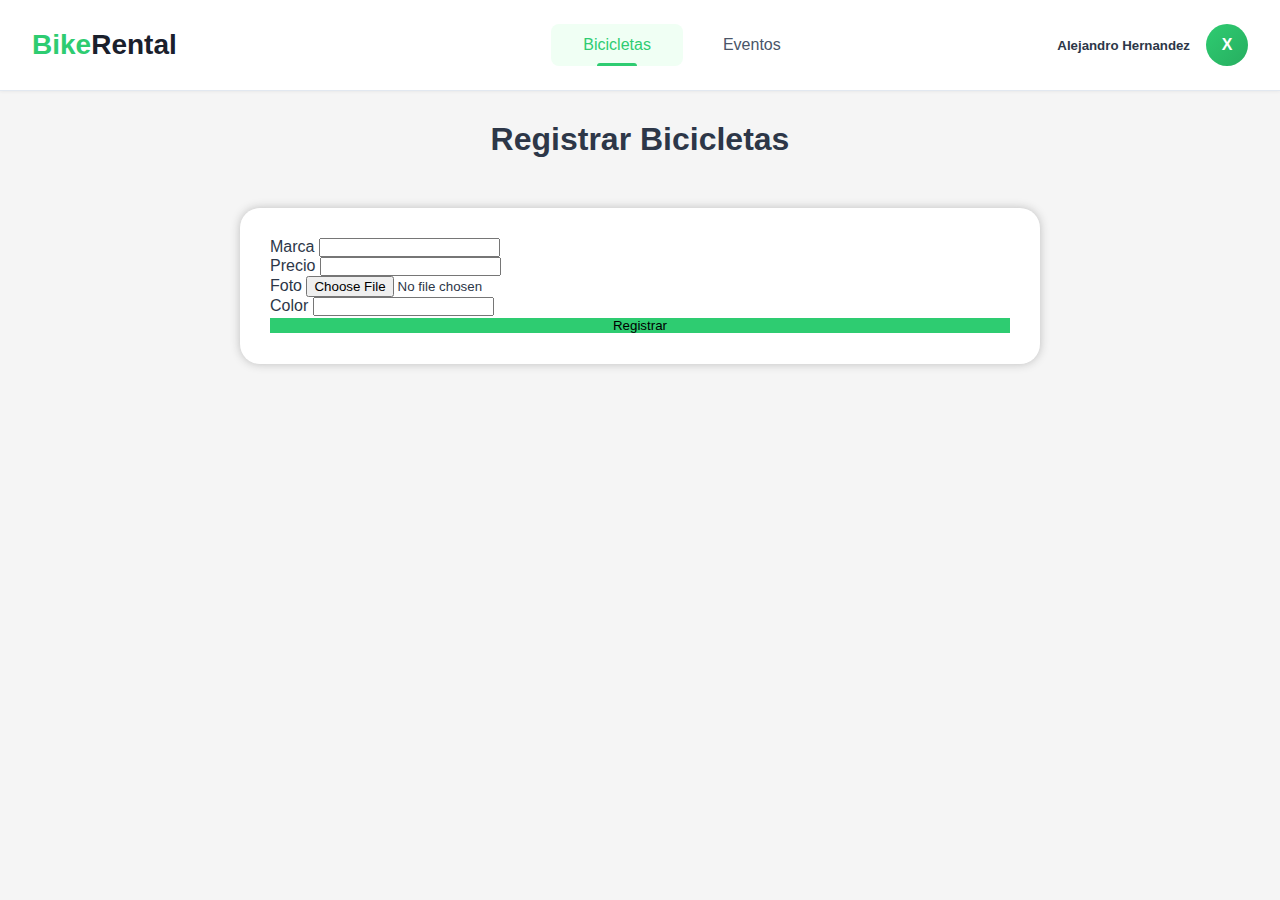
<file: views/admin/agregarBicicletaAdmin.html>
<!DOCTYPE html>
<html lang="en">
<head>
    <meta charset="UTF-8">
    <meta name="viewport" content="width=device-width, initial-scale=1.0">
    <title>Document</title>
    <link href="https://cdn.jsdelivr.net/npm/bootstrap@5.3.8/dist/css/bootstrap.min.css" rel="stylesheet" integrity="sha384-sRIl4kxILFvY47J16cr9ZwB07vP4J8+LH7qKQnuqkuIAvNWLzeN8tE5YBujZqJLB" crossorigin="anonymous">
    <link rel="stylesheet" href="../../public/assets/admin/agregar.css">
</head>
<body>

     <header class="header evento">
        <div class="header-container">
            <div class="logo">
                <span>Bike</span>Rental
            </div>
            <nav class="nav-tabs bicicleta">
                <a href="dashboardAdmin.html" class="nav-tab active">Bicicletas</a>
                <a href="dashboardAdminEvento.html" class="nav-tab">Eventos</a>
            </nav>
            <div class="user-menu">
                <h5>Alejandro Hernandez</h5>
                <div class="user-avatar"><a href="">X</a></div>
            </div>
        </div>
        </header>

        <main>
            <div class="container">

                <h1>Registrar Bicicletas</h1>
                
        <form class="registrar">
            <div class="mb-3">
                <label for="exampleInputEmail1" class="form-label">Marca</label>
                <input type="text" class="form-control" id="exampleInputEmail1" aria-describedby="emailHelp">
               
            </div>

            <div class="mb-3">
                <label for="exampleInputPassword1" class="form-label">Precio</label>
                <input type="number" class="form-control" id="exampleInputPassword1">
            </div>

            <div class="mb-3">
                <label for="exampleInputPassword1" class="form-label">Foto</label>
                <input type="file" class="form-control" id="exampleInputPassword1">
            </div>

            <div class="mb-3">
                <label for="exampleInputPassword1" class="form-label">Color</label>
                <input type="text" class="form-control" id="exampleInputPassword1">
            </div>
           
            <button type="submit" class="btn btn-primary">Registrar</button>
        </form>
            </div>
        </main>

  


    <script src="https://cdn.jsdelivr.net/npm/bootstrap@5.3.8/dist/js/bootstrap.bundle.min.js" integrity="sha384-FKyoEForCGlyvwx9Hj09JcYn3nv7wiPVlz7YYwJrWVcXK/BmnVDxM+D2scQbITxI" crossorigin="anonymous"></script>
</body>
</html>
</file>
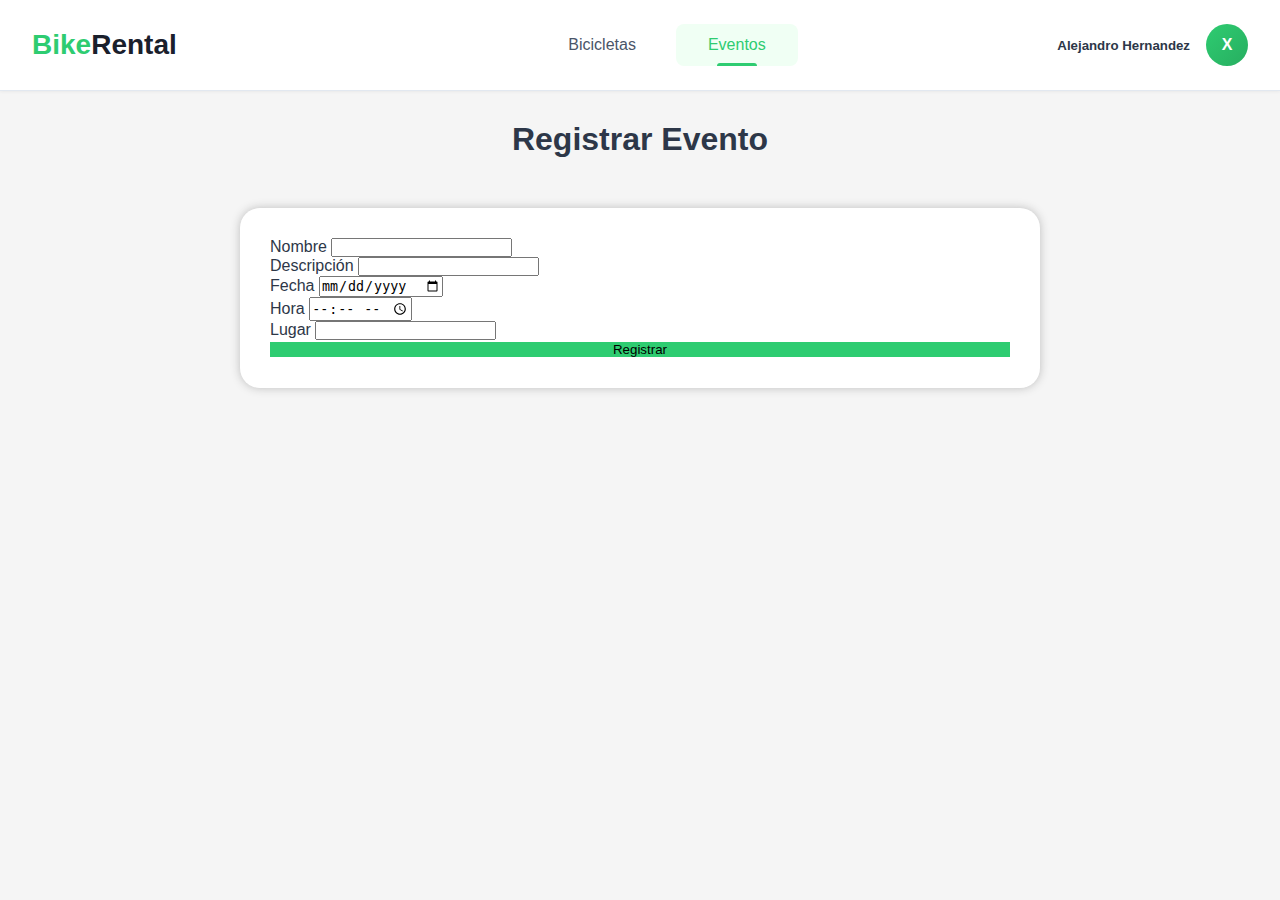
<file: views/admin/agregrarEventoAdmin.html>
<!DOCTYPE html>
<html lang="en">
<head>
    <meta charset="UTF-8">
    <meta name="viewport" content="width=device-width, initial-scale=1.0">
    <title>Document</title>
    <link href="https://cdn.jsdelivr.net/npm/bootstrap@5.3.8/dist/css/bootstrap.min.css" rel="stylesheet" integrity="sha384-sRIl4kxILFvY47J16cr9ZwB07vP4J8+LH7qKQnuqkuIAvNWLzeN8tE5YBujZqJLB" crossorigin="anonymous">
    <link rel="stylesheet" href="../../public/assets/admin/agregar.css">
</head>
<body>

     <header class="header evento">
        <div class="header-container">
            <div class="logo">
                <span>Bike</span>Rental
            </div>
            <nav class="nav-tabs">
                <a href="dashboardAdmin.html" class="nav-tab">Bicicletas</a>
                <a href="dashboardAdminEvento.html" class="nav-tab active">Eventos</a>
            </nav>
            <div class="user-menu">
                <h5>Alejandro Hernandez</h5>
                <div class="user-avatar"><a href="">X</a></div>
            </div>
        </div>
        </header>

        <main>
            <div class="container">

                <h1>Registrar Evento</h1>
                
        <form class="registrar">
            <div class="mb-3">
                <label for="exampleInputEmail1" class="form-label">Nombre</label>
                <input type="text" class="form-control" id="exampleInputEmail1" aria-describedby="emailHelp">
               
            </div>

            <div class="mb-3">
                <label for="exampleInputPassword1" class="form-label">Descripción</label>
                <input type="number" class="form-control" id="exampleInputPassword1">
            </div>

            <div class="mb-3">
                <label for="exampleInputPassword1" class="form-label">Fecha</label>
                <input type="date" class="form-control" id="exampleInputPassword1">
            </div>

            <div class="mb-3">
                <label for="exampleInputPassword1" class="form-label">Hora</label>
                <input type="time" class="form-control" id="exampleInputPassword1">
            </div>

            <div class="mb-3">
                <label for="exampleInputPassword1" class="form-label">Lugar</label>
                <input type="text" class="form-control" id="exampleInputPassword1">
            </div>
           
            <button type="submit" class="btn btn-primary">Registrar</button>
        </form>
            </div>
        </main>

  


    <script src="https://cdn.jsdelivr.net/npm/bootstrap@5.3.8/dist/js/bootstrap.bundle.min.js" integrity="sha384-FKyoEForCGlyvwx9Hj09JcYn3nv7wiPVlz7YYwJrWVcXK/BmnVDxM+D2scQbITxI" crossorigin="anonymous"></script>
</body>
</html>
</file>
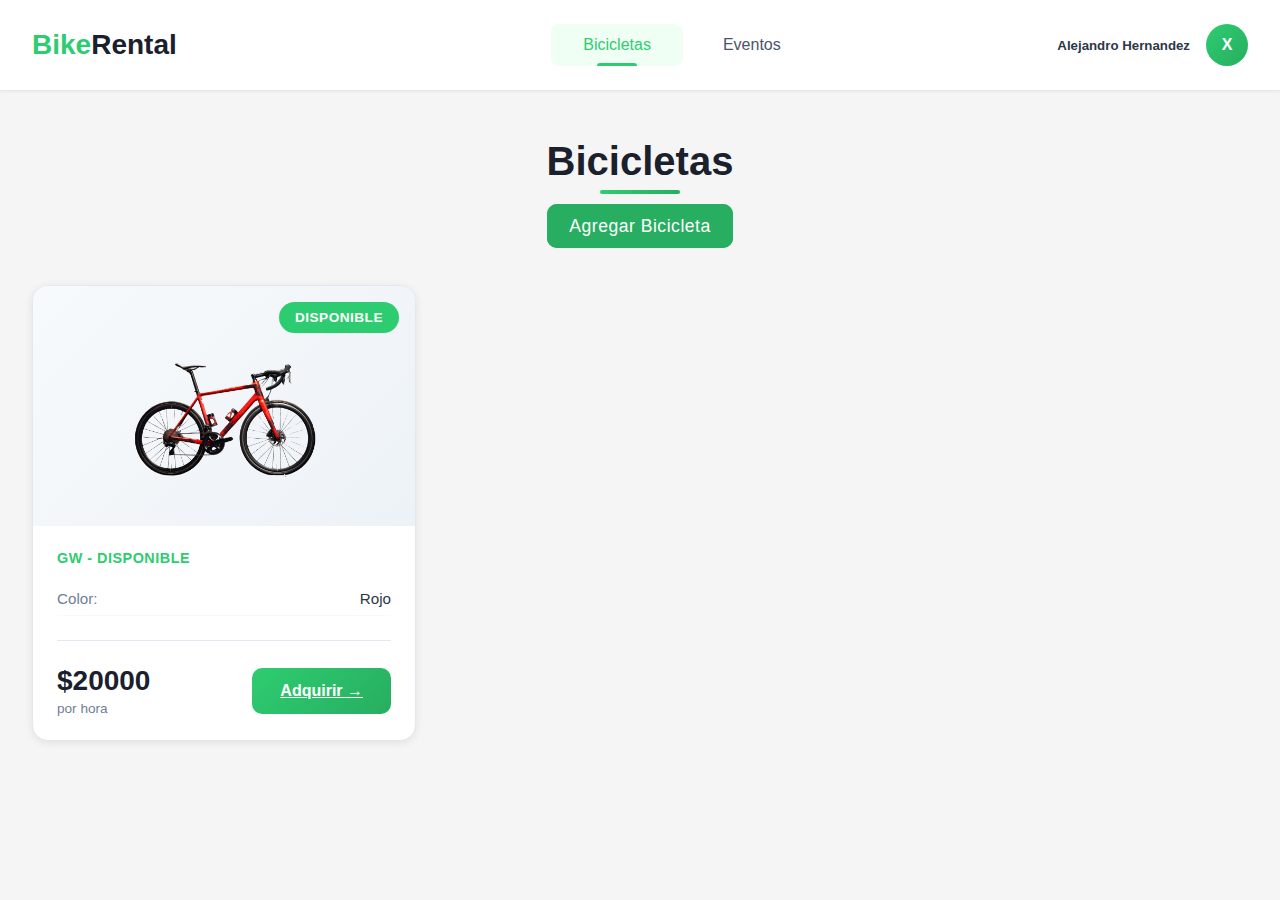
<file: views/admin/dashboardAdmin.html>
<!DOCTYPE html>
<html lang="en">
<head>
    <meta charset="UTF-8">
    <meta name="viewport" content="width=device-width, initial-scale=1.0">
    <title>Document</title>
    <link href="https://cdn.jsdelivr.net/npm/bootstrap@5.3.8/dist/css/bootstrap.min.css" rel="stylesheet" integrity="sha384-sRIl4kxILFvY47J16cr9ZwB07vP4J8+LH7qKQnuqkuIAvNWLzeN8tE5YBujZqJLB" crossorigin="anonymous">
    <link rel="stylesheet" href="../../public/assets/admin/styles.css">
</head>
<body>

     <header class="header">
        <div class="header-container">
            <div class="logo">
                <span>Bike</span>Rental
            </div>
            <nav class="nav-tabs bicicleta">
                <a href="dashboardAdmin.html" class="nav-tab active">Bicicletas</a>
                <a href="dashboardAdminEvento.html" class="nav-tab">Eventos</a>
            </nav>
            <div class="user-menu">
                <h5>Alejandro Hernandez</h5>
                <div class="user-avatar"><a href="">X</a></div>
            </div>
        </div>
    </header>

    <main class="main-container">
       <div class="container">
         <div id="bikes" class="tab-content active">
            <div class="section-header">
                <h1 class="section-title">Bicicletas</h1>
                <p class="section-subtitle"><a class="agregar" href="agregarBicicletaAdmin.html">Agregar Bicicleta</a></p>
            </div>

            <div class="bikes-grid">
                <div class="bike-card">
                    <div class="bike-image-container">
                        <span class="status-badge status-disponible">Disponible</span>
                        <img src="../../public/assets/landing/img/cicla.png" alt="Bicicleta">
                    </div>
                    <div class="bike-content">
                        <div class="bike-model">GW - Disponible</div>
                        <div class="bike-details">
                            <div class="bike-detail-item">
                                <span class="bike-detail-label">Color:</span>
                                <span class="bike-detail-value">Rojo</span>
                            </div>
                        </div>
                        <div class="bike-footer">
                            <div>
                                <div class="bike-price">$20000</div>
                                <span class="price-label">por hora</span>
                            </div>
                            <a href="#modal-rental" class="btn btn-primary">
                                Adquirir →
                            </a>
                        </div>
                    </div>
                </div>
       </div>

    </main>


    <script src="https://cdn.jsdelivr.net/npm/bootstrap@5.3.8/dist/js/bootstrap.bundle.min.js" integrity="sha384-FKyoEForCGlyvwx9Hj09JcYn3nv7wiPVlz7YYwJrWVcXK/BmnVDxM+D2scQbITxI" crossorigin="anonymous"></script>
</body>
</html>
</file>
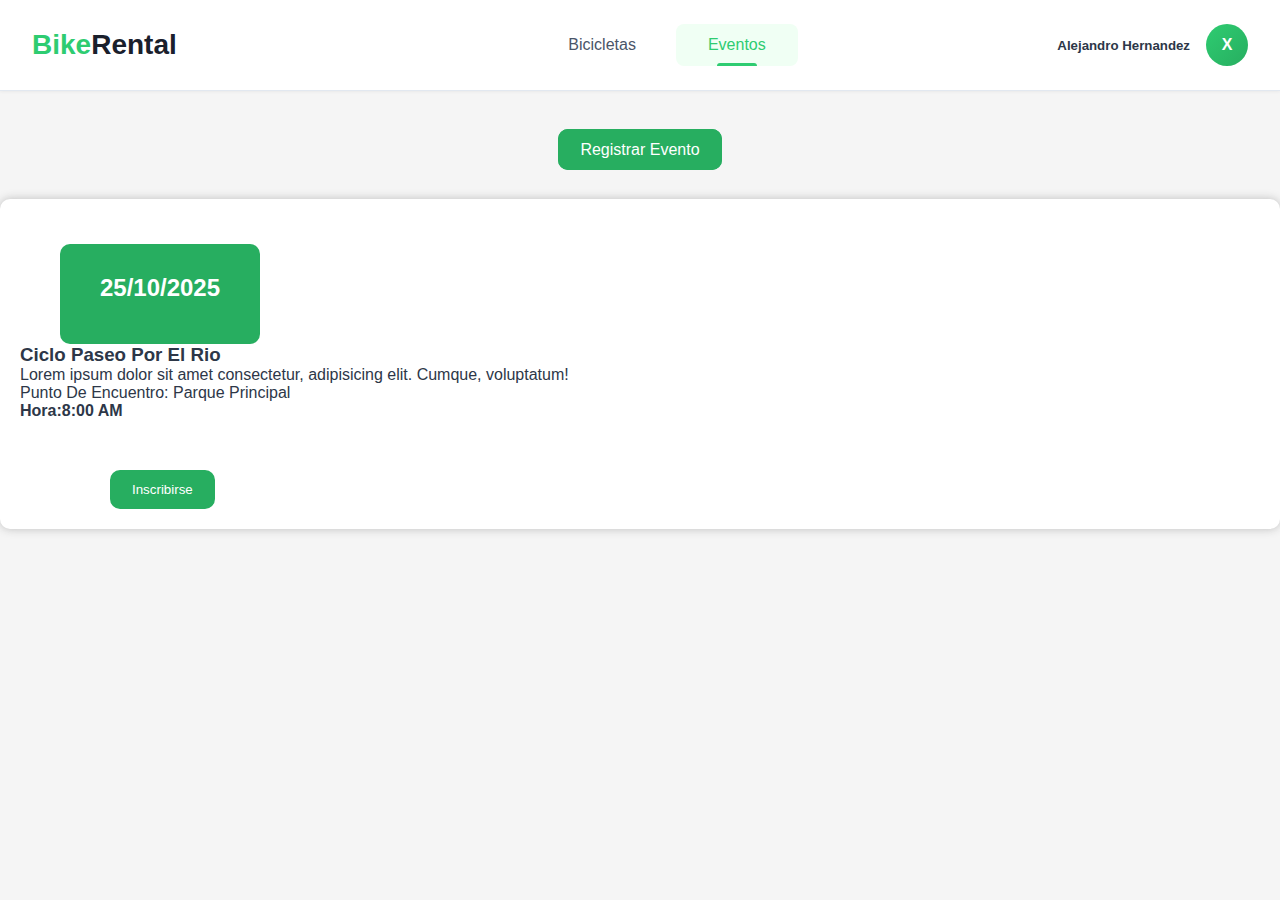
<file: views/admin/dashboardAdminEvento.html>
<!DOCTYPE html>
<html lang="en">
<head>
    <meta charset="UTF-8">
    <meta name="viewport" content="width=device-width, initial-scale=1.0">
    <title>Document</title>
    <link href="https://cdn.jsdelivr.net/npm/bootstrap@5.3.8/dist/css/bootstrap.min.css" rel="stylesheet" integrity="sha384-sRIl4kxILFvY47J16cr9ZwB07vP4J8+LH7qKQnuqkuIAvNWLzeN8tE5YBujZqJLB" crossorigin="anonymous">
    <link rel="stylesheet" href="../../public/assets/admin/styles.css">
</head>
<body>

     <header class="header evento">
        <div class="header-container">
            <div class="logo">
                <span>Bike</span>Rental
            </div>
            <nav class="nav-tabs">
                <a href="dashboardAdmin.html" class="nav-tab">Bicicletas</a>
                <a href="dashboardAdminEvento.html" class="nav-tab active">Eventos</a>
            </nav>
            <div class="user-menu">
                <h5>Alejandro Hernandez</h5>
                <div class="user-avatar"><a href="">X</a></div>
            </div>
        </div>
    </header>
        <div class="evento">
            <a class="evento" href="agregrarEventoAdmin.html">Registrar Evento</a>
        </div>
    <div class="container">
        
        <div class="row eventos">
            <div class="col-md-3">
                <div class="fecha">
                    <h2>25/10/2025</h2>
                </div>
            </div>
            <div class="col-md-6">
                <h3>Ciclo Paseo Por El Rio</h3>
                <p>Lorem ipsum dolor sit amet consectetur, adipisicing elit. Cumque, voluptatum!</p>
                <p>Punto De Encuentro: Parque Principal</p>
                <h4>Hora:8:00 AM</h4>
            </div>
            <div class="col-md-3">
                <button>Inscribirse</button>
            </div>
        </div>
    </div>

  


    <script src="https://cdn.jsdelivr.net/npm/bootstrap@5.3.8/dist/js/bootstrap.bundle.min.js" integrity="sha384-FKyoEForCGlyvwx9Hj09JcYn3nv7wiPVlz7YYwJrWVcXK/BmnVDxM+D2scQbITxI" crossorigin="anonymous"></script>
</body>
</html>
</file>
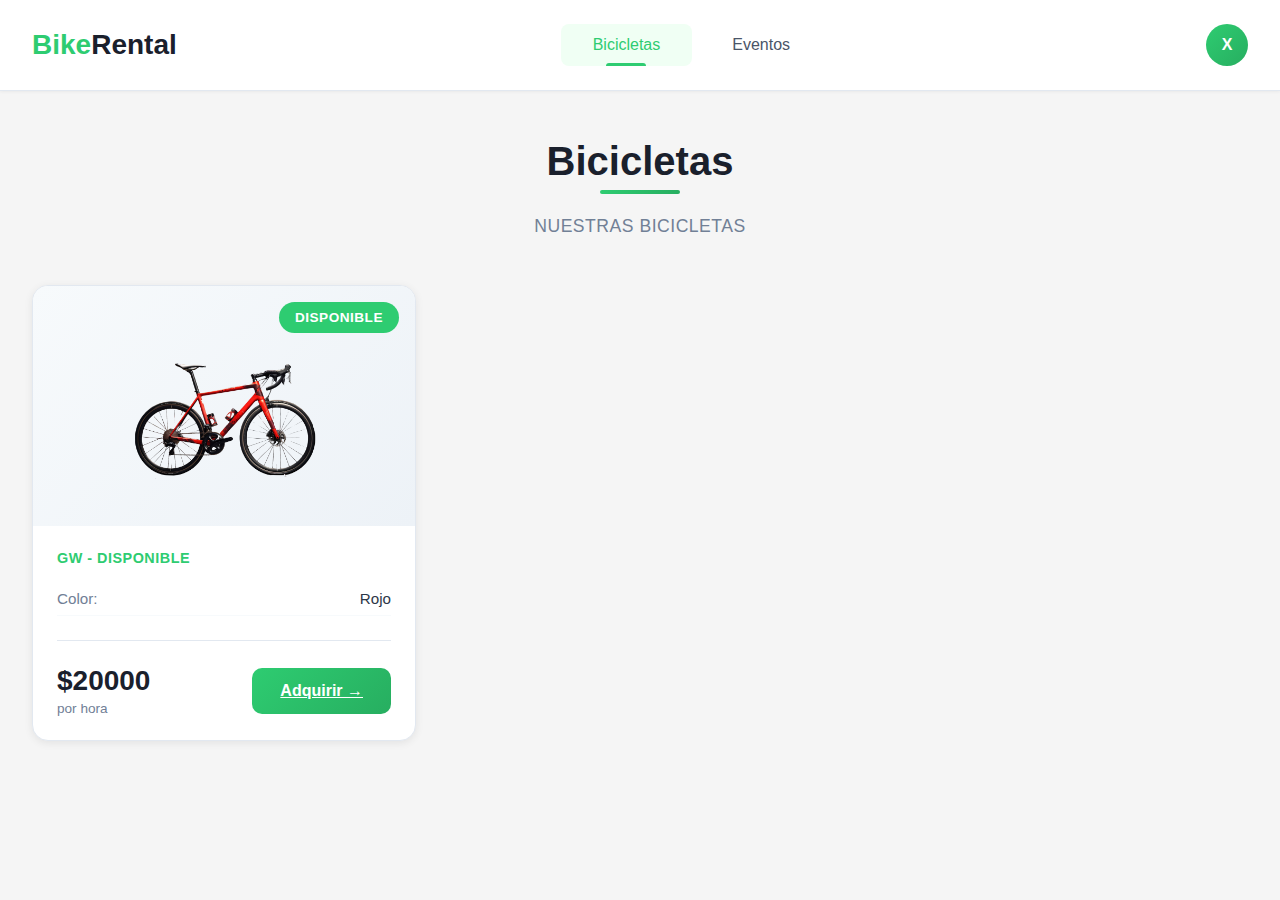
<file: views/cliente/dashboardCliente.html>
<!DOCTYPE html>
<html lang="en">
<head>
    <meta charset="UTF-8">
    <meta name="viewport" content="width=device-width, initial-scale=1.0">
    <title>Document</title>
    <link href="https://cdn.jsdelivr.net/npm/bootstrap@5.3.8/dist/css/bootstrap.min.css" rel="stylesheet" integrity="sha384-sRIl4kxILFvY47J16cr9ZwB07vP4J8+LH7qKQnuqkuIAvNWLzeN8tE5YBujZqJLB" crossorigin="anonymous">
    <link rel="stylesheet" href="../../public/assets/cliente/styles.css">
</head>
<body>

     <header class="header">
        <div class="header-container">
            <div class="logo">
                <span>Bike</span>Rental
            </div>
            <nav class="nav-tabs">
                <a href="dashboardCliente.html" class="nav-tab active">Bicicletas</a>
                <a href="dashboardClienteEvento.html" class="nav-tab">Eventos</a>
            </nav>
            <div class="user-menu">
                <div class="user-avatar"><a href="">X</a></div>
            </div>
        </div>
    </header>

    <main class="main-container">
        <div id="bikes" class="tab-content active">
            <div class="section-header">
                <h1 class="section-title">Bicicletas</h1>
                <p class="section-subtitle">NUESTRAS BICICLETAS</p>
            </div>

            <div class="bikes-grid">
                <div class="bike-card">
                    <div class="bike-image-container">
                        <span class="status-badge status-disponible">Disponible</span>
                        <img src="../../public/assets/landing/img/cicla.png" alt="Bicicleta">
                    </div>
                    <div class="bike-content">
                        <div class="bike-model">GW - Disponible</div>
                        <div class="bike-details">
                            <div class="bike-detail-item">
                                <span class="bike-detail-label">Color:</span>
                                <span class="bike-detail-value">Rojo</span>
                            </div>
                        </div>
                        <div class="bike-footer">
                            <div>
                                <div class="bike-price">$20000</div>
                                <span class="price-label">por hora</span>
                            </div>
                            <a href="#modal-rental" class="btn btn-primary">
                                Adquirir →
                            </a>
                        </div>
                    </div>
                </div>

    </main>


    <script src="https://cdn.jsdelivr.net/npm/bootstrap@5.3.8/dist/js/bootstrap.bundle.min.js" integrity="sha384-FKyoEForCGlyvwx9Hj09JcYn3nv7wiPVlz7YYwJrWVcXK/BmnVDxM+D2scQbITxI" crossorigin="anonymous"></script>
</body>
</html>
</file>
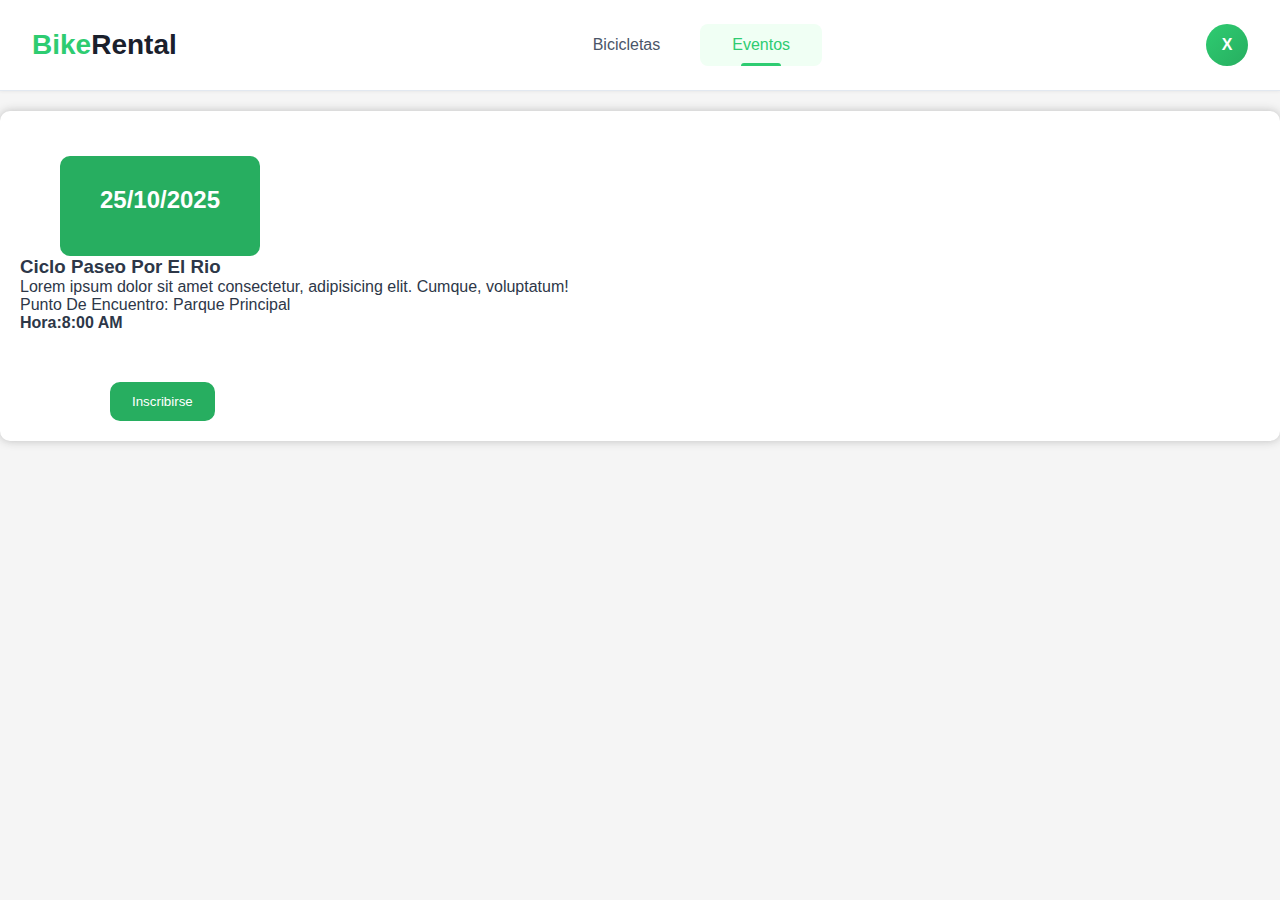
<file: views/cliente/dashboardClienteEvento.html>
<!DOCTYPE html>
<html lang="en">
<head>
    <meta charset="UTF-8">
    <meta name="viewport" content="width=device-width, initial-scale=1.0">
    <title>Document</title>
    <link href="https://cdn.jsdelivr.net/npm/bootstrap@5.3.8/dist/css/bootstrap.min.css" rel="stylesheet" integrity="sha384-sRIl4kxILFvY47J16cr9ZwB07vP4J8+LH7qKQnuqkuIAvNWLzeN8tE5YBujZqJLB" crossorigin="anonymous">
    <link rel="stylesheet" href="../../public/assets/cliente/styles.css">
</head>
<body>

     <header class="header">
        <div class="header-container">
            <div class="logo">
                <span>Bike</span>Rental
            </div>
            <nav class="nav-tabs">
                <a href="dashboardCliente.html" class="nav-tab">Bicicletas</a>
                <a href="dashboardClienteEvento.html" class="nav-tab active">Eventos</a>
            </nav>
            <div class="user-menu">
                <div class="user-avatar"><a href="">X</a></div>
            </div>
        </div>
    </header>
     
    <div class="container">
        <div class="row eventos">
            <div class="col-md-3">
                <div class="fecha">
                    <h2>25/10/2025</h2>
                </div>
            </div>
            <div class="col-md-6">
                <h3>Ciclo Paseo Por El Rio</h3>
                <p>Lorem ipsum dolor sit amet consectetur, adipisicing elit. Cumque, voluptatum!</p>
                <p>Punto De Encuentro: Parque Principal</p>
                <h4>Hora:8:00 AM</h4>
            </div>
            <div class="col-md-3">
                <button>Inscribirse</button>
            </div>
        </div>
    </div>

  


    <script src="https://cdn.jsdelivr.net/npm/bootstrap@5.3.8/dist/js/bootstrap.bundle.min.js" integrity="sha384-FKyoEForCGlyvwx9Hj09JcYn3nv7wiPVlz7YYwJrWVcXK/BmnVDxM+D2scQbITxI" crossorigin="anonymous"></script>
</body>
</html>
</file>
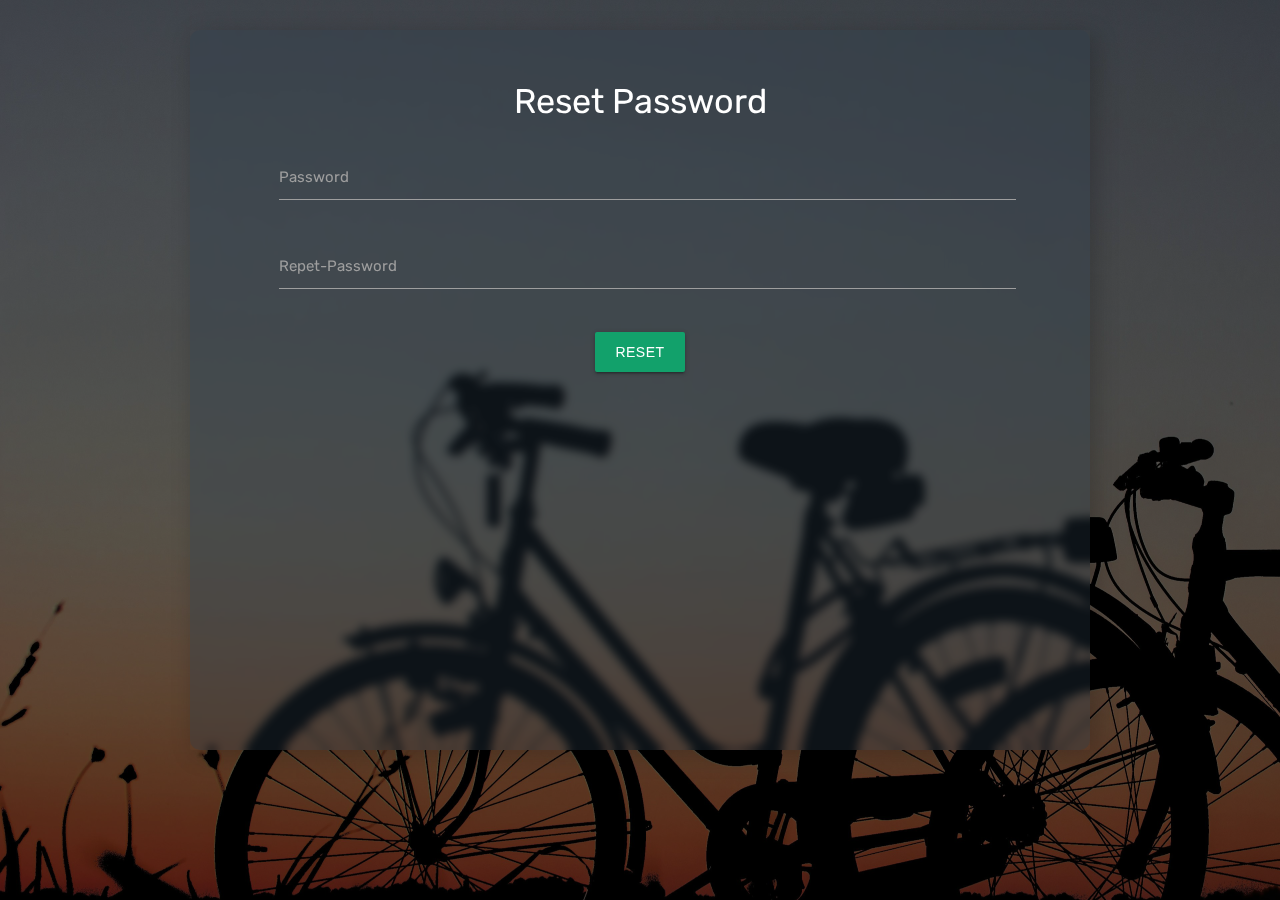
<file: views/extras/ressetPasword.html>
<!DOCTYPE html>
<html lang="en">
<head>
    <meta charset="UTF-8">
    <meta name="viewport" content="width=device-width, initial-scale=1.0">
    <title>Document</title>
    <link href="https://cdnjs.cloudflare.com/ajax/libs/materialize/1.0.0/css/materialize.min.css" rel="stylesheet">



    <link rel="stylesheet" href="../../public/assets/extras/styles.css">
</head>
<body>

      <section id="form">
       
        <form class="col s12">
            <div class="row center-align">
                <h4 class="white-text">Reset Password</h4>
            </div>
            <div class="row">
                <div class="input-field">
                    <input id="email" type="password" class="validate">
                    <label for="email">Password</label>
                </div>
            </div>
            <div class="row">
                <div class="input-field">
                    <input id="password" type="password" class="validate">
                    <label for="password">Repet-Password</label>
                </div>
            </div>
            <div class="row center-align">
                <button class="btn waves-effect waves-light">
                    Reset
                </button>
            </div>
									
            <ul class="animate">
                <li></li>
                <li></li>
                <li></li>
                <li></li>
                <li></li>
                <li></li>
                <li></li>
            </ul>
        </form>
        <form class="col s12" >
            
        </form>
    </section>
    

        <!-- Materialize JS (requiere jQuery) -->
<script src="https://code.jquery.com/jquery-3.6.0.min.js"></script>
<script src="https://cdnjs.cloudflare.com/ajax/libs/materialize/1.0.0/js/materialize.min.js"></script>
</body>
</html>
</file>
<file: public/assets/admin/agregar.css>
* {
margin: 0;
padding: 0;
box-sizing: border-box;
}

body {
font-family: 'Inter', -apple-system, BlinkMacSystemFont, 'Segoe UI', sans-serif;
background: #f5f5f5;
color: #2d3748;
}

.header {
background: white;
border-bottom: 1px solid #e2e8f0;
padding: 1.5rem 0;
position: sticky;
top: 0;
z-index: 100;
box-shadow: 0 1px 3px rgba(0, 0, 0, 0.05);
}

header a{
text-decoration: none;
color: white;
}

.header-container {
max-width: 1400px;
margin: 0 auto;
padding: 0 2rem;
display: flex;
justify-content: space-between;
align-items: center;
}

.logo {
font-size: 1.75rem;
font-weight: 700;
color: #1a202c;
}

.logo span {
color: #2ecc71;
}

.nav-tabs {
display: flex;
gap: 0.5rem;
 margin-left: 100px;   
}

.nav-tabs.bicicleta{
 margin-left: 130px;
}

.nav-tab {
padding: 0.75rem 2rem;
background: transparent;
border: none;
color: #4a5568;
font-size: 1rem;
font-weight: 500;
cursor: pointer;
border-radius: 8px;
transition: all 0.3s ease;
position: relative;
}

.nav-tab:hover {
background: #f7fafc;
color: #2ecc71;
}

.nav-tab.active {
color: #2ecc71;
background: #f0fff4;
}

.nav-tab.active::after {
content: '';
position: absolute;
bottom: 0;
left: 50%;
transform: translateX(-50%);
width: 40px;
height: 3px;
background: #2ecc71;
border-radius: 3px 3px 0 0;
}

.user-menu {
display: flex;
align-items: center;
gap: 1rem;
}

.user-avatar {
width: 42px;
height: 42px;
border-radius: 50%;
background: linear-gradient(135deg, #2ecc71, #27ae60);
display: flex;
align-items: center;
justify-content: center;
color: white;
font-weight: 600;
font-size: 1rem;
}

.container h1{
    text-align: center;
    margin-top: 30px;
}

.container form.registrar{
    box-shadow: 0 0 10px #bdbdbd;
    border-radius: 20px;
    padding: 30px;
    background: white;
    width: 800px;
    margin: 0 auto;
    margin-top: 50px;
}

.container form button{
    background: #2ecc71 !important;
    border: none;
    width: 100%;
}
</file>
<file: public/assets/admin/styles.css>
* {
            margin: 0;
            padding: 0;
            box-sizing: border-box;
        }

        body {
            font-family: 'Inter', -apple-system, BlinkMacSystemFont, 'Segoe UI', sans-serif;
            background: #f5f5f5;
            color: #2d3748;
        }

        .header {
            background: white;
            border-bottom: 1px solid #e2e8f0;
            padding: 1.5rem 0;
            position: sticky;
            top: 0;
            z-index: 100;
            box-shadow: 0 1px 3px rgba(0, 0, 0, 0.05);
        }

        header a{
            text-decoration: none;
            color: white;
        }

        .header-container {
            max-width: 1400px;
            margin: 0 auto;
            padding: 0 2rem;
            display: flex;
            justify-content: space-between;
            align-items: center;
        }

        .logo {
            font-size: 1.75rem;
            font-weight: 700;
            color: #1a202c;
        }

        .logo span {
            color: #2ecc71;
        }

        .nav-tabs {
            display: flex;
            gap: 0.5rem;
            margin-left: 100px;   
        }

        .nav-tabs.bicicleta{
            margin-left: 130px;
        }

        .nav-tab {
            padding: 0.75rem 2rem;
            background: transparent;
            border: none;
            color: #4a5568;
            font-size: 1rem;
            font-weight: 500;
            cursor: pointer;
            border-radius: 8px;
            transition: all 0.3s ease;
            position: relative;
        }

        .nav-tab:hover {
            background: #f7fafc;
            color: #2ecc71;
        }

        .nav-tab.active {
            color: #2ecc71;
            background: #f0fff4;
        }

        .nav-tab.active::after {
            content: '';
            position: absolute;
            bottom: 0;
            left: 50%;
            transform: translateX(-50%);
            width: 40px;
            height: 3px;
            background: #2ecc71;
            border-radius: 3px 3px 0 0;
        }

        .user-menu {
            display: flex;
            align-items: center;
            gap: 1rem;
        }

        .user-avatar {
            width: 42px;
            height: 42px;
            border-radius: 50%;
            background: linear-gradient(135deg, #2ecc71, #27ae60);
            display: flex;
            align-items: center;
            justify-content: center;
            color: white;
            font-weight: 600;
            font-size: 1rem;
        }

        .main-container {
            max-width: 1400px;
            margin: 0 auto;
            padding: 3rem 2rem;
        }

        .section-header {
            text-align: center;
            margin-bottom: 3rem;
        }

        .section-title {
            font-size: 2.5rem;
            font-weight: 700;
            color: #1a202c;
            margin-bottom: 0.5rem;
            position: relative;
            display: inline-block;
        }

        .section-title::after {
            content: '';
            position: absolute;
            bottom: -10px;
            left: 50%;
            transform: translateX(-50%);
            width: 80px;
            height: 4px;
            background: linear-gradient(90deg, #2ecc71, #27ae60);
            border-radius: 2px;
        }

        .section-subtitle {
            font-size: 1.1rem;
            color: #718096;
            margin-top: 1.5rem;
            letter-spacing: 0.5px;
        }

        .tab-content {
            display: none;
        }

        .tab-content.active {
            display: block;
        }

        .bikes-grid {
            display: grid;
            grid-template-columns: repeat(auto-fill, minmax(320px, 1fr));
            gap: 2rem;
        }

        .bike-card {
            background: white;
            border-radius: 16px;
            overflow: hidden;
            box-shadow: 0 2px 8px rgba(0, 0, 0, 0.08);
            transition: all 0.3s ease;
            border: 1px solid #e2e8f0;
        }

        .bike-card:hover {
            transform: translateY(-8px);
            box-shadow: 0 12px 24px rgba(0, 0, 0, 0.12);
        }

        .bike-image-container {
            position: relative;
            width: 100%;
            height: 240px;
            background: linear-gradient(135deg, #f7fafc 0%, #edf2f7 100%);
            display: flex;
            align-items: center;
            justify-content: center;
            padding: 2rem;
        }

        .bike-image-container img {
            max-width: 100%;
            max-height: 100%;
            object-fit: contain;
        }

        .status-badge {
            position: absolute;
            top: 1rem;
            right: 1rem;
            padding: 0.5rem 1rem;
            border-radius: 20px;
            font-size: 0.85rem;
            font-weight: 600;
            text-transform: uppercase;
            letter-spacing: 0.5px;
        }

        .status-disponible {
            background: #2ecc71;
            color: white;
        }

        .status-ocupada {
            background: #e74c3c;
            color: white;
        }

        .bike-content {
            padding: 1.5rem;
        }

        .bike-model {
            font-size: 0.9rem;
            color: #2ecc71;
            font-weight: 600;
            margin-bottom: 0.5rem;
            text-transform: uppercase;
            letter-spacing: 0.5px;
        }

        .bike-details {
            margin: 1rem 0;
        }

        .bike-detail-item {
            display: flex;
            justify-content: space-between;
            padding: 0.5rem 0;
            border-bottom: 1px solid #f7fafc;
            font-size: 0.95rem;
        }

        .bike-detail-label {
            color: #718096;
        }

        .bike-detail-value {
            color: #2d3748;
            font-weight: 500;
        }

        .bike-footer {
            display: flex;
            justify-content: space-between;
            align-items: center;
            margin-top: 1.5rem;
            padding-top: 1.5rem;
            border-top: 1px solid #e2e8f0;
        }

        .bike-price {
            font-size: 1.75rem;
            font-weight: 700;
            color: #1a202c;
        }

        .price-label {
            font-size: 0.85rem;
            color: #718096;
            display: block;
            margin-top: 0.25rem;
        }

        .btn {
            padding: 0.875rem 1.75rem;
            border: none;
            border-radius: 10px;
            font-size: 1rem;
            font-weight: 600;
            cursor: pointer;
            transition: all 0.3s ease;
            display: inline-flex;
            align-items: center;
            gap: 0.5rem;
        }

        .btn-primary {
            background: linear-gradient(135deg, #2ecc71, #27ae60);
            color: white;
        }

        .btn-primary:hover {
            background: linear-gradient(135deg, #27ae60, #229954);
            transform: translateY(-2px);
            box-shadow: 0 4px 12px rgba(46, 204, 113, 0.3);
        }

        .btn-primary:disabled {
            background: #cbd5e0;
            cursor: not-allowed;
            transform: none;
        }

        .events-list {
            display: flex;
            flex-direction: column;
            gap: 1.5rem;
        }

        .event-card {
            background: white;
            border-radius: 16px;
            padding: 2rem;
            box-shadow: 0 2px 8px rgba(0, 0, 0, 0.08);
            border: 1px solid #e2e8f0;
            display: grid;
            grid-template-columns: 120px 1fr auto;
            gap: 2rem;
            align-items: center;
            transition: all 0.3s ease;
        }

        .event-card:hover {
            transform: translateX(8px);
            box-shadow: 0 8px 16px rgba(0, 0, 0, 0.12);
        }

        .event-date-box {
            background: linear-gradient(135deg, #2ecc71, #27ae60);
            color: white;
            border-radius: 12px;
            padding: 1.5rem;
            text-align: center;
        }

        .event-day {
            font-size: 2.5rem;
            font-weight: 700;
            display: block;
            line-height: 1;
        }

        .event-month {
            font-size: 1rem;
            text-transform: uppercase;
            margin-top: 0.5rem;
            opacity: 0.9;
            letter-spacing: 1px;
        }

        .event-info h3 {
            font-size: 1.5rem;
            color: #1a202c;
            margin-bottom: 0.75rem;
            font-weight: 600;
        }

        .event-description {
            color: #4a5568;
            margin-bottom: 0.75rem;
            line-height: 1.6;
        }

        .event-meta {
            display: flex;
            gap: 1.5rem;
            color: #718096;
            font-size: 0.9rem;
        }

        .event-meta-item {
            display: flex;
            align-items: center;
            gap: 0.5rem;
        }

        .modal {
            display: none;
            position: fixed;
            top: 0;
            left: 0;
            width: 100%;
            height: 100%;
            background: rgba(0, 0, 0, 0.5);
            backdrop-filter: blur(4px);
            z-index: 1000;
            align-items: center;
            justify-content: center;
            padding: 2rem;
        }

        .modal.active {
            display: flex;
        }

        .modal-content {
            background: white;
            border-radius: 20px;
            padding: 2.5rem;
            max-width: 550px;
            width: 100%;
            box-shadow: 0 20px 60px rgba(0, 0, 0, 0.3);
        }

        .modal-header {
            margin-bottom: 2rem;
            padding-bottom: 1.5rem;
            border-bottom: 2px solid #f7fafc;
        }

        .modal-header h2 {
            font-size: 1.75rem;
            color: #1a202c;
            margin-bottom: 0.5rem;
        }

        .modal-subtitle {
            color: #2ecc71;
            font-weight: 600;
            font-size: 1.1rem;
        }

        .form-group {
            margin-bottom: 1.5rem;
        }

        .form-label {
            display: block;
            margin-bottom: 0.5rem;
            color: #4a5568;
            font-weight: 500;
            font-size: 0.95rem;
        }

        .form-input,
        .form-select {
            width: 100%;
            padding: 0.875rem 1rem;
            border: 2px solid #e2e8f0;
            border-radius: 10px;
            font-size: 1rem;
            transition: all 0.3s ease;
            background: white;
        }

        .form-input:focus,
        .form-select:focus {
            outline: none;
            border-color: #2ecc71;
            box-shadow: 0 0 0 3px rgba(46, 204, 113, 0.1);
        }

        .summary-section {
            background: #f7fafc;
            padding: 1.5rem;
            border-radius: 12px;
            margin: 1.5rem 0;
        }

        .summary-row {
            display: flex;
            justify-content: space-between;
            padding: 0.75rem 0;
            font-size: 1rem;
        }

        .summary-row.total {
            border-top: 2px solid #e2e8f0;
            margin-top: 0.75rem;
            padding-top: 1rem;
            font-size: 1.25rem;
            font-weight: 700;
            color: #2ecc71;
        }

        .modal-footer {
            display: flex;
            gap: 1rem;
            margin-top: 2rem;
        }

        .btn-secondary {
            background: #e2e8f0;
            color: #4a5568;
        }

        .btn-secondary:hover {
            background: #cbd5e0;
        }

        .btn-full {
            flex: 1;
        }

        @media (max-width: 768px) {
            .bikes-grid {
                grid-template-columns: 1fr;
            }

            .event-card {
                grid-template-columns: 1fr;
                text-align: center;
            }

            .event-date-box {
                margin: 0 auto;
                max-width: 120px;
            }

            .event-meta {
                justify-content: center;
                flex-wrap: wrap;
            }

            .nav-tabs {
                flex-direction: column;
                width: 100%;
            }

            .nav-tab {
                width: 100%;
            }
        }




    .row.eventos{
        padding: 20px;
        margin-top: 20px;
        background: white;
        border-radius: 10px;
        box-shadow: 0 0 10px #bdbdbd;
    }

    .row.eventos .fecha{
        width: 200px;
        text-align: center;
        height: 100px;
        background: #27ae60;
        color: white;
        border-radius: 10px;
        margin-top: 25px;
        margin-left: 40px;
    }

    .row.eventos .fecha h2{
        padding-top: 30px;
    }

    .row.eventos button{
        padding: 10px 20px;
        margin-top: 50px;
        margin-left: 90px;
        background: #27ae60;
        color: white;
        border: 2px solid #27ae60;
        border-radius: 10px;
        transition: .5s;
    }

     .row.eventos button:hover{
        background: transparent;
        color: black;
     }
    
     main a.agregar{
        text-decoration: none;
        border: 2px solid #27ae60;
        padding: 10px 20px;
        color: white;
        background: #27ae60;
        border-radius: 10px;
        transition: .5s;
     }

    main a.agregar:hover{
        background: white;
        color: black;
    }

    .evento{
        text-align: center;
        margin-bottom: 40px;
    }

     a.evento{
        text-decoration: none;
        border: 2px solid #27ae60;
        padding: 10px 20px;
        color: white;
        background: #27ae60;
        border-radius: 10px;
        transition: .5s;
    }

    a.evento:hover{
        background: white;
        color: black;
    }

    .header.evento{
        margin-bottom: 50px;
    }
</file>
<file: public/assets/cliente/styles.css>
* {
            margin: 0;
            padding: 0;
            box-sizing: border-box;
        }

        body {
            font-family: 'Inter', -apple-system, BlinkMacSystemFont, 'Segoe UI', sans-serif;
            background: #f5f5f5;
            color: #2d3748;
        }

        .header {
            background: white;
            border-bottom: 1px solid #e2e8f0;
            padding: 1.5rem 0;
            position: sticky;
            top: 0;
            z-index: 100;
            box-shadow: 0 1px 3px rgba(0, 0, 0, 0.05);
        }

        header a{
            text-decoration: none;
            color: white;
        }

        .header-container {
            max-width: 1400px;
            margin: 0 auto;
            padding: 0 2rem;
            display: flex;
            justify-content: space-between;
            align-items: center;
        }

        .logo {
            font-size: 1.75rem;
            font-weight: 700;
            color: #1a202c;
        }

        .logo span {
            color: #2ecc71;
        }

        .nav-tabs {
            display: flex;
            gap: 0.5rem;
        }

        .nav-tab {
            padding: 0.75rem 2rem;
            background: transparent;
            border: none;
            color: #4a5568;
            font-size: 1rem;
            font-weight: 500;
            cursor: pointer;
            border-radius: 8px;
            transition: all 0.3s ease;
            position: relative;
        }

        .nav-tab:hover {
            background: #f7fafc;
            color: #2ecc71;
        }

        .nav-tab.active {
            color: #2ecc71;
            background: #f0fff4;
        }

        .nav-tab.active::after {
            content: '';
            position: absolute;
            bottom: 0;
            left: 50%;
            transform: translateX(-50%);
            width: 40px;
            height: 3px;
            background: #2ecc71;
            border-radius: 3px 3px 0 0;
        }

        .user-menu {
            display: flex;
            align-items: center;
            gap: 1rem;
        }

        .user-avatar {
            width: 42px;
            height: 42px;
            border-radius: 50%;
            background: linear-gradient(135deg, #2ecc71, #27ae60);
            display: flex;
            align-items: center;
            justify-content: center;
            color: white;
            font-weight: 600;
            font-size: 1rem;
        }

        .main-container {
            max-width: 1400px;
            margin: 0 auto;
            padding: 3rem 2rem;
        }

        .section-header {
            text-align: center;
            margin-bottom: 3rem;
        }

        .section-title {
            font-size: 2.5rem;
            font-weight: 700;
            color: #1a202c;
            margin-bottom: 0.5rem;
            position: relative;
            display: inline-block;
        }

        .section-title::after {
            content: '';
            position: absolute;
            bottom: -10px;
            left: 50%;
            transform: translateX(-50%);
            width: 80px;
            height: 4px;
            background: linear-gradient(90deg, #2ecc71, #27ae60);
            border-radius: 2px;
        }

        .section-subtitle {
            font-size: 1.1rem;
            color: #718096;
            margin-top: 1.5rem;
            letter-spacing: 0.5px;
        }

        .tab-content {
            display: none;
        }

        .tab-content.active {
            display: block;
        }

        .bikes-grid {
            display: grid;
            grid-template-columns: repeat(auto-fill, minmax(320px, 1fr));
            gap: 2rem;
        }

        .bike-card {
            background: white;
            border-radius: 16px;
            overflow: hidden;
            box-shadow: 0 2px 8px rgba(0, 0, 0, 0.08);
            transition: all 0.3s ease;
            border: 1px solid #e2e8f0;
        }

        .bike-card:hover {
            transform: translateY(-8px);
            box-shadow: 0 12px 24px rgba(0, 0, 0, 0.12);
        }

        .bike-image-container {
            position: relative;
            width: 100%;
            height: 240px;
            background: linear-gradient(135deg, #f7fafc 0%, #edf2f7 100%);
            display: flex;
            align-items: center;
            justify-content: center;
            padding: 2rem;
        }

        .bike-image-container img {
            max-width: 100%;
            max-height: 100%;
            object-fit: contain;
        }

        .status-badge {
            position: absolute;
            top: 1rem;
            right: 1rem;
            padding: 0.5rem 1rem;
            border-radius: 20px;
            font-size: 0.85rem;
            font-weight: 600;
            text-transform: uppercase;
            letter-spacing: 0.5px;
        }

        .status-disponible {
            background: #2ecc71;
            color: white;
        }

        .status-ocupada {
            background: #e74c3c;
            color: white;
        }

        .bike-content {
            padding: 1.5rem;
        }

        .bike-model {
            font-size: 0.9rem;
            color: #2ecc71;
            font-weight: 600;
            margin-bottom: 0.5rem;
            text-transform: uppercase;
            letter-spacing: 0.5px;
        }

        .bike-details {
            margin: 1rem 0;
        }

        .bike-detail-item {
            display: flex;
            justify-content: space-between;
            padding: 0.5rem 0;
            border-bottom: 1px solid #f7fafc;
            font-size: 0.95rem;
        }

        .bike-detail-label {
            color: #718096;
        }

        .bike-detail-value {
            color: #2d3748;
            font-weight: 500;
        }

        .bike-footer {
            display: flex;
            justify-content: space-between;
            align-items: center;
            margin-top: 1.5rem;
            padding-top: 1.5rem;
            border-top: 1px solid #e2e8f0;
        }

        .bike-price {
            font-size: 1.75rem;
            font-weight: 700;
            color: #1a202c;
        }

        .price-label {
            font-size: 0.85rem;
            color: #718096;
            display: block;
            margin-top: 0.25rem;
        }

        .btn {
            padding: 0.875rem 1.75rem;
            border: none;
            border-radius: 10px;
            font-size: 1rem;
            font-weight: 600;
            cursor: pointer;
            transition: all 0.3s ease;
            display: inline-flex;
            align-items: center;
            gap: 0.5rem;
        }

        .btn-primary {
            background: linear-gradient(135deg, #2ecc71, #27ae60);
            color: white;
        }

        .btn-primary:hover {
            background: linear-gradient(135deg, #27ae60, #229954);
            transform: translateY(-2px);
            box-shadow: 0 4px 12px rgba(46, 204, 113, 0.3);
        }

        .btn-primary:disabled {
            background: #cbd5e0;
            cursor: not-allowed;
            transform: none;
        }

        .events-list {
            display: flex;
            flex-direction: column;
            gap: 1.5rem;
        }

        .event-card {
            background: white;
            border-radius: 16px;
            padding: 2rem;
            box-shadow: 0 2px 8px rgba(0, 0, 0, 0.08);
            border: 1px solid #e2e8f0;
            display: grid;
            grid-template-columns: 120px 1fr auto;
            gap: 2rem;
            align-items: center;
            transition: all 0.3s ease;
        }

        .event-card:hover {
            transform: translateX(8px);
            box-shadow: 0 8px 16px rgba(0, 0, 0, 0.12);
        }

        .event-date-box {
            background: linear-gradient(135deg, #2ecc71, #27ae60);
            color: white;
            border-radius: 12px;
            padding: 1.5rem;
            text-align: center;
        }

        .event-day {
            font-size: 2.5rem;
            font-weight: 700;
            display: block;
            line-height: 1;
        }

        .event-month {
            font-size: 1rem;
            text-transform: uppercase;
            margin-top: 0.5rem;
            opacity: 0.9;
            letter-spacing: 1px;
        }

        .event-info h3 {
            font-size: 1.5rem;
            color: #1a202c;
            margin-bottom: 0.75rem;
            font-weight: 600;
        }

        .event-description {
            color: #4a5568;
            margin-bottom: 0.75rem;
            line-height: 1.6;
        }

        .event-meta {
            display: flex;
            gap: 1.5rem;
            color: #718096;
            font-size: 0.9rem;
        }

        .event-meta-item {
            display: flex;
            align-items: center;
            gap: 0.5rem;
        }

        .modal {
            display: none;
            position: fixed;
            top: 0;
            left: 0;
            width: 100%;
            height: 100%;
            background: rgba(0, 0, 0, 0.5);
            backdrop-filter: blur(4px);
            z-index: 1000;
            align-items: center;
            justify-content: center;
            padding: 2rem;
        }

        .modal.active {
            display: flex;
        }

        .modal-content {
            background: white;
            border-radius: 20px;
            padding: 2.5rem;
            max-width: 550px;
            width: 100%;
            box-shadow: 0 20px 60px rgba(0, 0, 0, 0.3);
        }

        .modal-header {
            margin-bottom: 2rem;
            padding-bottom: 1.5rem;
            border-bottom: 2px solid #f7fafc;
        }

        .modal-header h2 {
            font-size: 1.75rem;
            color: #1a202c;
            margin-bottom: 0.5rem;
        }

        .modal-subtitle {
            color: #2ecc71;
            font-weight: 600;
            font-size: 1.1rem;
        }

        .form-group {
            margin-bottom: 1.5rem;
        }

        .form-label {
            display: block;
            margin-bottom: 0.5rem;
            color: #4a5568;
            font-weight: 500;
            font-size: 0.95rem;
        }

        .form-input,
        .form-select {
            width: 100%;
            padding: 0.875rem 1rem;
            border: 2px solid #e2e8f0;
            border-radius: 10px;
            font-size: 1rem;
            transition: all 0.3s ease;
            background: white;
        }

        .form-input:focus,
        .form-select:focus {
            outline: none;
            border-color: #2ecc71;
            box-shadow: 0 0 0 3px rgba(46, 204, 113, 0.1);
        }

        .summary-section {
            background: #f7fafc;
            padding: 1.5rem;
            border-radius: 12px;
            margin: 1.5rem 0;
        }

        .summary-row {
            display: flex;
            justify-content: space-between;
            padding: 0.75rem 0;
            font-size: 1rem;
        }

        .summary-row.total {
            border-top: 2px solid #e2e8f0;
            margin-top: 0.75rem;
            padding-top: 1rem;
            font-size: 1.25rem;
            font-weight: 700;
            color: #2ecc71;
        }

        .modal-footer {
            display: flex;
            gap: 1rem;
            margin-top: 2rem;
        }

        .btn-secondary {
            background: #e2e8f0;
            color: #4a5568;
        }

        .btn-secondary:hover {
            background: #cbd5e0;
        }

        .btn-full {
            flex: 1;
        }

        @media (max-width: 768px) {
            .bikes-grid {
                grid-template-columns: 1fr;
            }

            .event-card {
                grid-template-columns: 1fr;
                text-align: center;
            }

            .event-date-box {
                margin: 0 auto;
                max-width: 120px;
            }

            .event-meta {
                justify-content: center;
                flex-wrap: wrap;
            }

            .nav-tabs {
                flex-direction: column;
                width: 100%;
            }

            .nav-tab {
                width: 100%;
            }
        }




    .row.eventos{
        padding: 20px;
        margin-top: 20px;
        background: white;
        border-radius: 10px;
        box-shadow: 0 0 10px #bdbdbd;
    }

    .row.eventos .fecha{
        width: 200px;
        text-align: center;
        height: 100px;
        background: #27ae60;
        color: white;
        border-radius: 10px;
        margin-top: 25px;
        margin-left: 40px;
    }

    .row.eventos .fecha h2{
        padding-top: 30px;
    }

    .row.eventos button{
        padding: 10px 20px;
        margin-top: 50px;
        margin-left: 90px;
        background: #27ae60;
        color: white;
        border: 2px solid #27ae60;
        border-radius: 10px;
        transition: .5s;
    }

     .row.eventos button:hover{
        background: transparent;
        color: black;
     }
</file>
<file: public/assets/extras/styles.css>
@import url('https://fonts.googleapis.com/css?family=Rubik:400,700');

*{
    font-family: 'Rubik', sans-serif;
}

body{
    background: url(../../../public/assets/landing/img/backround.png);
}

#form {
    margin: 30px auto;
    width: 900px;
    padding:45px 30px 15px;
    position: relative;
    box-shadow: 5px 5px 25px rgba(0,0,0,.2);
    border-radius: 1px;
    min-height: 600px;
    overflow: hidden;
    z-index: 999;
    height: 720px;
}

#form #toggle-forms{
    position: absolute;
    top: 15px;
    right: 30px;
    border: 1px solid #3a4a5d;
    border-radius: 20px;
    overflow: hidden;
    z-index: 9;
}

#form #toggle-forms > button {
    border:none;
    background:none;
    background-color: #12a16a24;
    border: 1px solid #12a16b;
    color: #FFF;
    float:left;
    border-bottom-right-radius: 20px;
    border-top-right-radius: 20px;
    padding:2px 10px;
}

#form #toggle-forms > button:first-of-type{
    border-right: 0;
    border-bottom-right-radius: 0;
    border-top-right-radius: 0;
    border-top-left-radius: 20px;
    border-bottom-left-radius: 20px;
}

#form #toggle-forms > button.active {
    background-color: #12a16b;
}

#form form h4{
    text-transform: capitalize
}

.input-field label.active {
    color: #FFF !important;
    font-size: 1.1rem
}

#form form input:focus {
    border-bottom-color: dodgerblue !important
}

#form .row >button{
    background-color:#12a16b;
    border: 2px solid #12a16b;
    width: 90px;
    height: 40px;
}

#form .row >button:hover{
    background: transparent;
}

input {
    color: #FFF;
    padding-left: 15px !important
}

#form form{
    padding:30px 100px;
    position: absolute;
    top:0;
    left: 0;
    height: 100%;
    width: 100%;
     background: rgba(44, 62, 80, 0.3);
    border-radius: 10px;
    transition: all .3s linear;
    z-index: 2;
    backdrop-filter: blur(5px);
}

#form form:last-of-type {
    left: 100%
}

#form.active form:first-of-type {
    left: -100% !important
}

#form.active form:last-of-type{
    left:0 !important
}

@media (max-width: 767px) {
    #form {
        width: 290px !important;
    }
}
.animate {
    height: 100%;
    display: block;
    margin: 0;
    padding: 0;
    width: 100%
}

.animate > li {
    position: absolute;
    height: 50px;
    width: 50px;
    top: 100%;
    left: 10px;
    background-color:  rgba(255,255,255,.1);
    z-index: -1;
    overflow: hidden;
    animation: move 10s linear infinite
}

.animate > li:nth-last-of-type(2) {
    left: 70px;
    animation-delay: 3.5s;
    height: 15px;
    width: 15px;
}

.animate > li:nth-last-of-type(3) {
    left: 140px;
    animation-delay: 3s
}

.animate > li:nth-last-of-type(4) {
    left: 210px;
    animation-delay: 5.5s
}

.animate > li:nth-last-of-type(5) {
    left: 280px;
    animation-delay: 1.8s;
    height: 65px;
    width: 65px
}

.animate > li:nth-last-of-type(6) {
    left: 140px;
    animation-delay: 6.8s;
    height: 25px;
    width: 25px
}

.animate > li:nth-last-of-type(7) {
    left: 280px;
    animation-delay: 5s;
    height: 35px;
    width: 35px
}


@keyframes move {
    to {top: -50px;transform: rotate(360deg)}
}

.forgot{
    color: #12a16b;
}

.forgot:hover {
    text-decoration: underline;
    cursor: pointer
}
</file>
